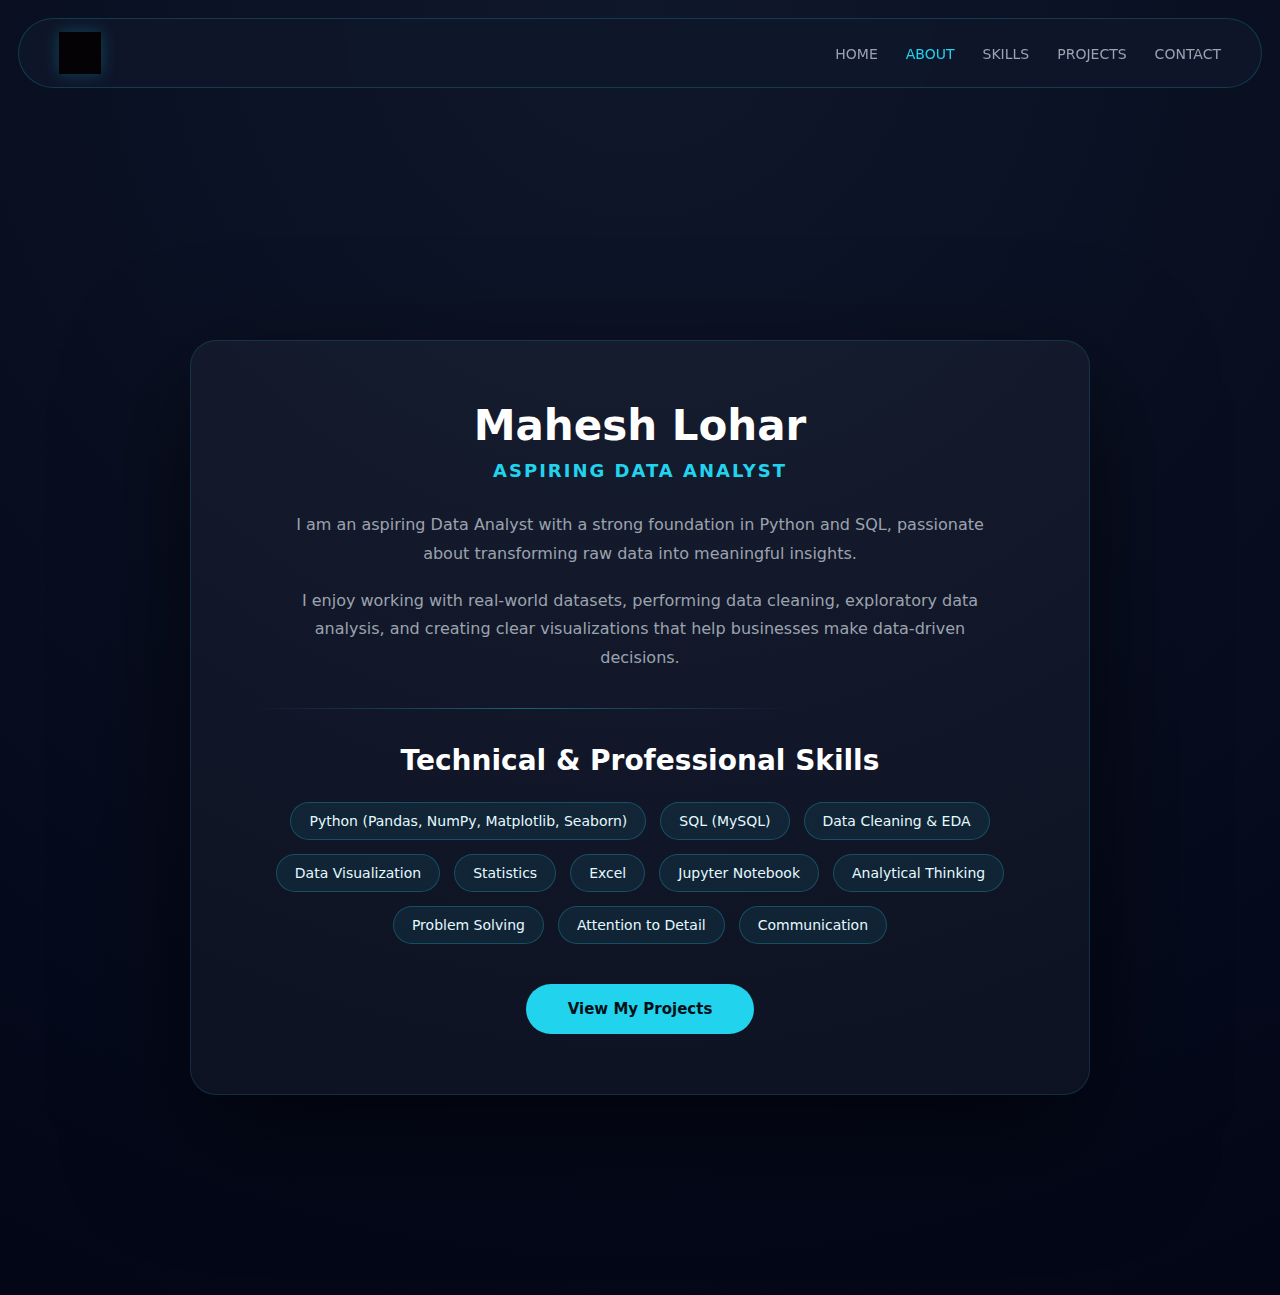
<file: about.html>
<!DOCTYPE html>
<html lang="en">
<head>
  <meta charset="UTF-8">
  <meta name="viewport" content="width=device-width, initial-scale=1.0">

  <title>About | Mahesh Lohar</title>
  <meta name="viewport" content="width=device-width, initial-scale=1.0">
  <link rel="stylesheet" href="style.css">
</head>
<body>

<!-- ================= NAVBAR ================= -->
<nav>
  <div class="logo">
    <img src="logo.png" alt="MRL Logo" class="logo-img">
  </div>
  <ul>
    <li><a href="index.html">HOME</a></li>
    <li><a class="active" href="about.html">ABOUT</a></li>
    <li><a href="skill.html">SKILLS</a></li>
    <li><a href="projects.html">PROJECTS</a></li>
    <li><a href="contact.html">CONTACT</a></li>
  </ul>
</nav>

<!-- ================= ABOUT SECTION ================= -->
<div class="container">

  <section class="about-section">

    <div class="about-card">
      <h1 class="about-name">Mahesh Lohar</h1>
      <h3 class="about-role">ASPIRING DATA ANALYST</h3>

      <p>
        I am an aspiring Data Analyst with a strong foundation in Python and SQL,
        passionate about transforming raw data into meaningful insights.
      </p>

      <p>
        I enjoy working with real-world datasets, performing data cleaning,
        exploratory data analysis, and creating clear visualizations that help
        businesses make data-driven decisions.
      </p>

      <hr>

      <h2>Technical & Professional Skills</h2>

      <div class="skills-grid">
        <span>Python (Pandas, NumPy, Matplotlib, Seaborn)</span>
        <span>SQL (MySQL)</span>
        <span>Data Cleaning & EDA</span>
        <span>Data Visualization</span>
        <span>Statistics</span>
        <span>Excel</span>
        <span>Jupyter Notebook</span>
        <span>Analytical Thinking</span>
        <span>Problem Solving</span>
        <span>Attention to Detail</span>
        <span>Communication</span>
      </div>

      <a href="projects.html" class="btn primary about-btn">
        View My Projects
      </a>
    </div>

  </section>

</div>

</body>
</html>
</file>
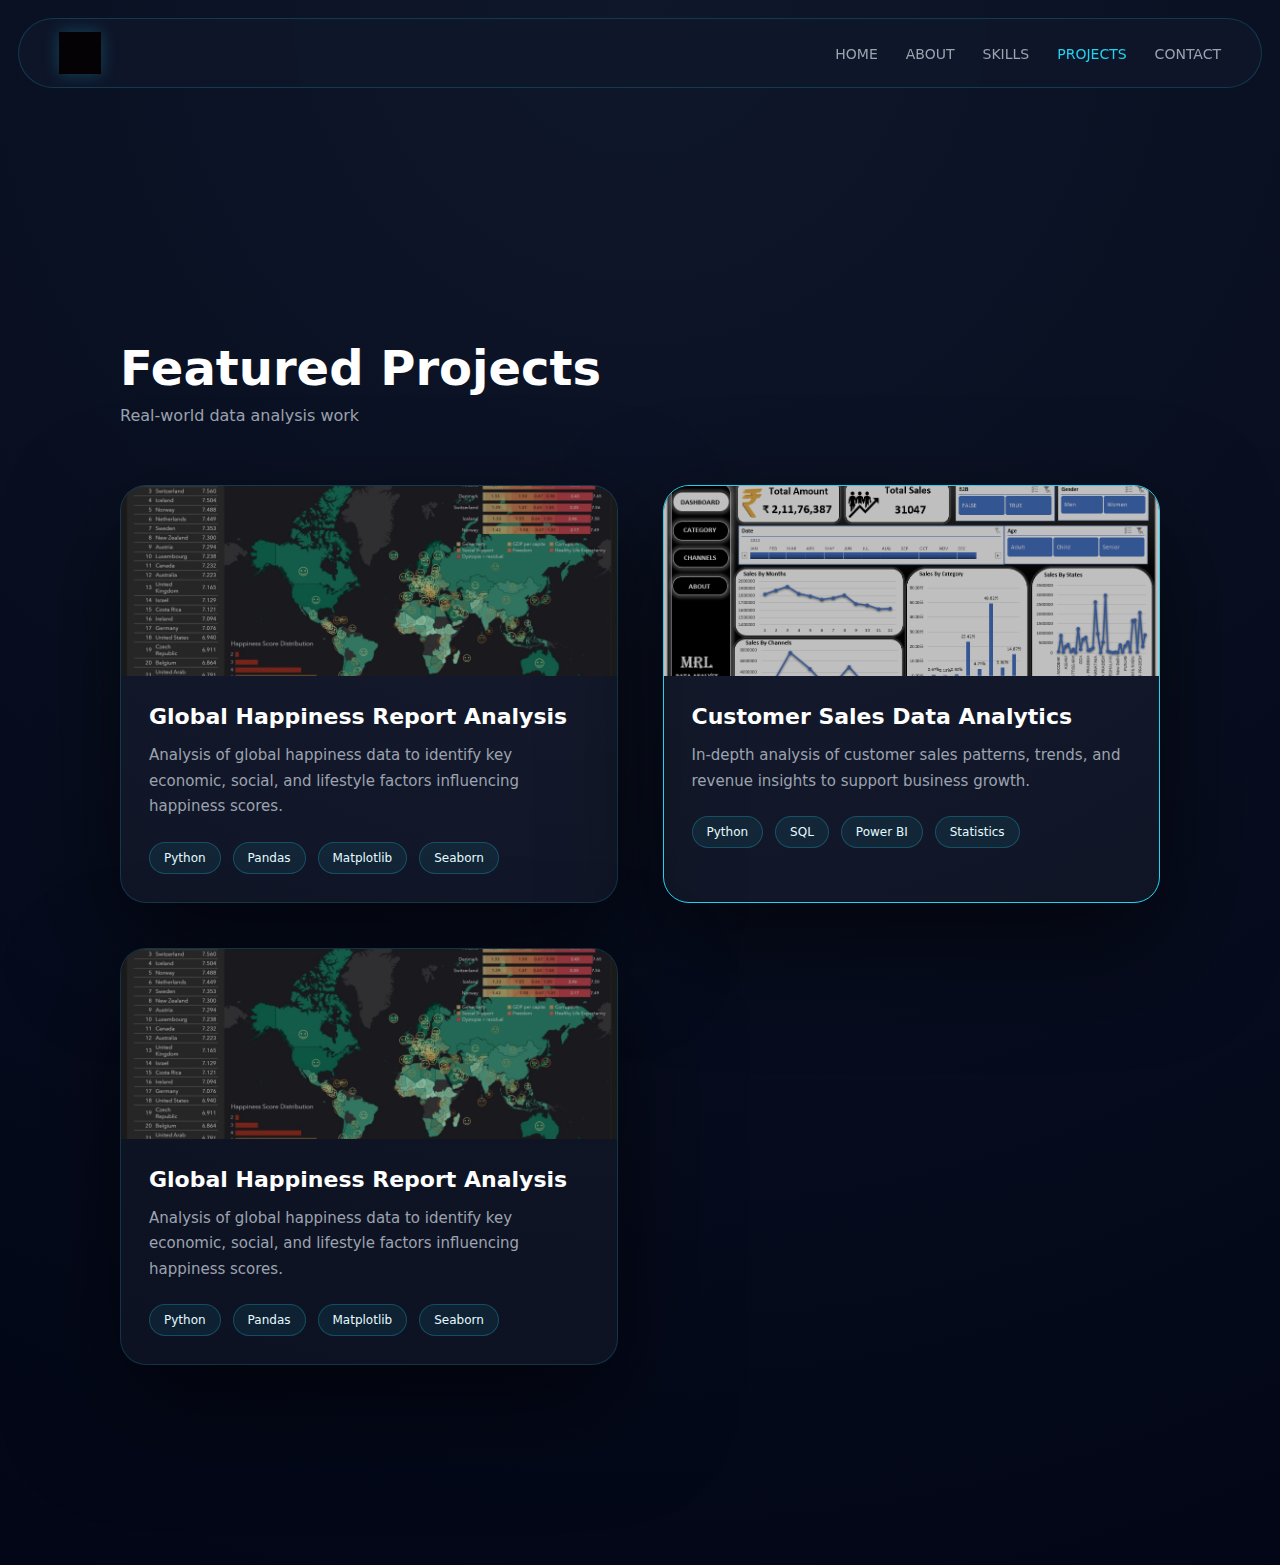
<file: projects.html>
<!DOCTYPE html>
<html lang="en">
<head>
  <meta charset="UTF-8">
  <meta name="viewport" content="width=device-width, initial-scale=1.0">

  <title>Projects | Mahesh Lohar</title>
  <meta name="viewport" content="width=device-width, initial-scale=1.0">
  <link rel="stylesheet" href="style.css">
</head>
<body>

<!-- ================= NAVBAR ================= -->
<nav>
  <div class="logo">
    <img src="logo.png" alt="MRL Logo" class="logo-img">
  </div>
  <ul>
    <li><a href="index.html">HOME</a></li>
    <li><a href="about.html">ABOUT</a></li>
    <li><a href="skill.html">SKILLS</a></li>
    <li><a class="active" href="projects.html">PROJECTS</a></li>
    <li><a href="contact.html">CONTACT</a></li>
  </ul>
</nav>

<!-- ================= PROJECTS ================= -->
<div class="container">

  <section class="projects-section">
  <h1 class="page-title">Featured Projects</h1>
  <p class="page-subtitle">Real-world data analysis work</p>

  <div class="projects-grid">

    <!-- PROJECT 1 -->
    <a href="https://github.com/maheshloharr"
       target="_blank"
       class="project-card">

      <!-- IMAGE -->
      <div class="project-header"
           style="background-image:url('project1.jpg')">
      </div>

      <!-- CONTENT -->
      <div class="project-body">
        <h3 class="project-title">
          Global Happiness Report Analysis
        </h3>

        <p>
          Analysis of global happiness data to identify key economic,
          social, and lifestyle factors influencing happiness scores.
        </p>

        <div class="tech-tags">
          <span>Python</span>
          <span>Pandas</span>
          <span>Matplotlib</span>
          <span>Seaborn</span>
        </div>
      </div>
    </a>

    <!-- PROJECT 2 -->
    <a href="https://github.com/maheshloharr"
       target="_blank"
       class="project-card highlight">

      <div class="project-header"
           style="background-image:url('Screenshot 2026-04-22 160247.png')">
      </div>

      <div class="project-body">
        <h3 class="project-title">
          Customer Sales Data Analytics
        </h3>

        <p>
          In-depth analysis of customer sales patterns, trends, and
          revenue insights to support business growth.
        </p>

        <div class="tech-tags">
          <span>Python</span>
          <span>SQL</span>
          <span>Power BI</span>
          <span>Statistics</span>
        </div>
      </div>
    </a>

    <!-- PROJECT 1 -->
    <a href="https://github.com/maheshloharr"
       target="_blank"
       class="project-card">

      <!-- IMAGE -->
      <div class="project-header"
           style="background-image:url('project1.jpg')">
      </div>

      <!-- CONTENT -->
      <div class="project-body">
        <h3 class="project-title">
          Global Happiness Report Analysis
        </h3>

        <p>
          Analysis of global happiness data to identify key economic,
          social, and lifestyle factors influencing happiness scores.
        </p>

        <div class="tech-tags">
          <span>Python</span>
          <span>Pandas</span>
          <span>Matplotlib</span>
          <span>Seaborn</span>
        </div>
      </div>
    </a>

  </div>
</section>


</div>

</body>
</html>
</file>
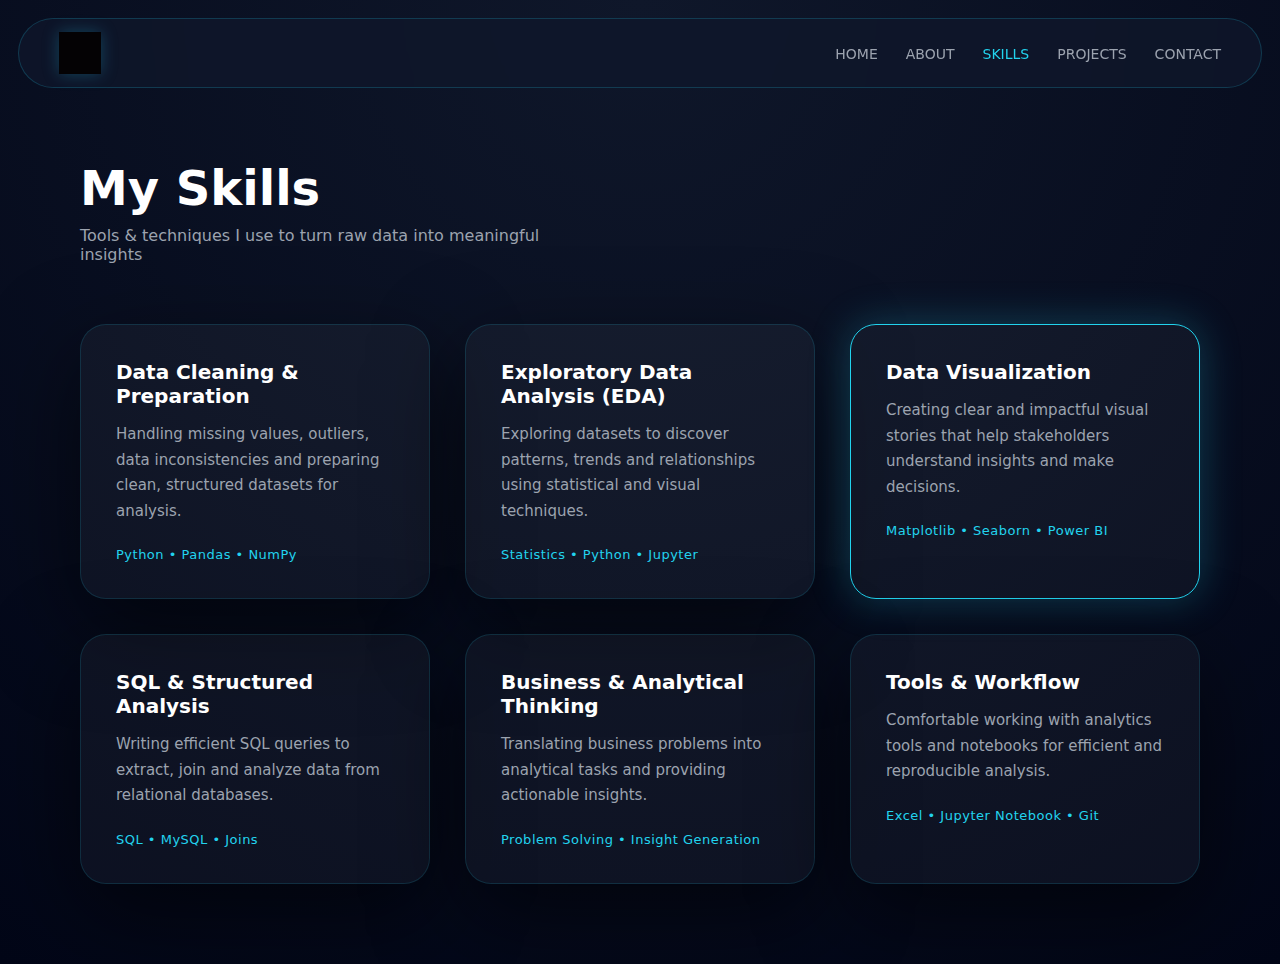
<file: skill.html>
<!DOCTYPE html>
<html lang="en">
<head>
  <meta charset="UTF-8">
  <meta name="viewport" content="width=device-width, initial-scale=1.0">

  <title>Skills | Mahesh Lohar</title>
  <meta name="viewport" content="width=device-width, initial-scale=1.0">
  <link rel="stylesheet" href="style.css">
</head>
<body>

<!-- ================= NAVBAR ================= -->
<nav>
  <div class="logo">
    <img src="logo.png" alt="MRL Logo" class="logo-img">
  </div>
  <ul>
    <li><a href="index.html">HOME</a></li>
    <li><a href="about.html">ABOUT</a></li>
    <li><a class="active" href="skill.html">SKILLS</a></li>
    <li><a href="projects.html">PROJECTS</a></li>
    <li><a href="contact.html">CONTACT</a></li>
  </ul>
</nav>

<!-- ================= SKILLS SECTION ================= -->
<div class="container">

  <section class="skills-section">

    <h1 class="page-title">My Skills</h1>
    <p class="page-subtitle">
      Tools & techniques I use to turn raw data into meaningful insights
    </p>

    <div class="skills-cards">

      <!-- CARD 1 -->
      <div class="skill-card">
        <h3>Data Cleaning & Preparation</h3>
        <p>
          Handling missing values, outliers, data inconsistencies and preparing
          clean, structured datasets for analysis.
        </p>
        <span>Python • Pandas • NumPy</span>
      </div>

      <!-- CARD 2 -->
      <div class="skill-card">
        <h3>Exploratory Data Analysis (EDA)</h3>
        <p>
          Exploring datasets to discover patterns, trends and relationships
          using statistical and visual techniques.
        </p>
        <span>Statistics • Python • Jupyter</span>
      </div>

      <!-- CARD 3 -->
      <div class="skill-card highlight">
        <h3>Data Visualization</h3>
        <p>
          Creating clear and impactful visual stories that help stakeholders
          understand insights and make decisions.
        </p>
        <span>Matplotlib • Seaborn • Power BI</span>
      </div>

      <!-- CARD 4 -->
      <div class="skill-card">
        <h3>SQL & Structured Analysis</h3>
        <p>
          Writing efficient SQL queries to extract, join and analyze data from
          relational databases.
        </p>
        <span>SQL • MySQL • Joins</span>
      </div>

      <!-- CARD 5 -->
      <div class="skill-card">
        <h3>Business & Analytical Thinking</h3>
        <p>
          Translating business problems into analytical tasks and providing
          actionable insights.
        </p>
        <span>Problem Solving • Insight Generation</span>
      </div>

      <!-- CARD 6 -->
      <div class="skill-card">
        <h3>Tools & Workflow</h3>
        <p>
          Comfortable working with analytics tools and notebooks for efficient
          and reproducible analysis.
        </p>
        <span>Excel • Jupyter Notebook • Git</span>
      </div>

    </div>

  </section>

</div>

</body>
</html>
</file>
<file: style.css>
:root{
  --bg:#050816;
  --card:#0f172a;
  --text:#ffffff;
  --muted:#9ca3af;
  --accent:#22d3ee;
  --radius:26px;
}

*{
  margin:0;
  padding:0;
  box-sizing:border-box;
}

body{
  font-family: Inter, system-ui, sans-serif;
  background: radial-gradient(circle at top, #0f172a, #020617);
  color: var(--text);
}

/* ===== NAVBAR ===== */
nav{
  position:fixed;
  top:18px;
  left:18px;
  right:18px;
  height:70px;
  background: rgba(15,23,42,.8);
  backdrop-filter: blur(16px);
  border-radius:50px;
  display:flex;
  align-items:center;
  justify-content:space-between;
  padding:0 40px;
  border:1px solid rgba(34,211,238,.2);
  z-index:100;
}

.logo{
  font-size:22px;
  font-weight:700;
}

nav ul{
  display:flex;
  list-style:none;
  gap:28px;
}

nav a{
  text-decoration:none;
  font-size:14px;
  font-weight:500;
  color:var(--muted);
}

nav a.active,
nav a:hover{
  color:var(--accent);
}

/* ===== LAYOUT ===== */
.container{
  max-width:1200px;
  margin:auto;
  padding:160px 40px 80px;
}

.hero{
  background: rgba(255,255,255,.03);
  border-radius:var(--radius);
  padding:70px;
  display:grid;
  grid-template-columns: 1.2fr .8fr;
  gap:70px;
  align-items:center;
  box-shadow:0 50px 120px rgba(0,0,0,.6);
}

/* LEFT CONTENT */
.hero small{
  color:var(--muted);
  letter-spacing:3px;
  font-size:13px;
}

.hero h1{
  font-size:54px;
  line-height:1.1;
  margin:18px 0;
}

.hero h2{
  color:var(--accent);
  font-size:34px;
  margin-bottom:18px;
}

.hero p{
  max-width:430px;
  font-size:16px;
  line-height:1.7;
  color:var(--muted);
}

.buttons{
  margin-top:32px;
  display:flex;
  gap:18px;
}

.btn{
  padding:14px 34px;
  border-radius:40px;
  font-weight:600;
  font-size:15px;
  text-decoration:none;
  display:inline-block;
}

.primary{
  background:var(--accent);
  color:#001018;
}

.outline{
  border:1px solid var(--accent);
  color:var(--accent);
}

/* SOCIAL */
.social{
  margin-top:30px;
  display:flex;
  gap:18px;
}

.social a{
  width:38px;
  height:38px;
  border-radius:50%;
  border:1px solid rgba(34,211,238,.3);
  display:flex;
  align-items:center;
  justify-content:center;
  color:var(--accent);
  font-size:16px;
}

/* RIGHT IMAGE CARD */
.image-card{
  background: rgba(255,255,255,.04);
  padding:18px;
  border-radius:22px;
}

.image-card img{
  width:100%;
  border-radius:16px;
  display:block;
}

/* ===== CONTACT PAGE ADD-ON ===== */

.contact-wrapper{
  display:flex;
  flex-direction:column;
  align-items:center;
  justify-content:center;
}

.contact-card{
  width:100%;
  max-width:720px;
  background:rgba(255,255,255,.035);
  backdrop-filter:blur(18px);
  border-radius:28px;
  padding:60px 45px;
  text-align:center;
  box-shadow:0 50px 120px rgba(0,0,0,.65);
  border:1px solid rgba(34,211,238,.15);
  animation: fadeUp .9s ease forwards;
}

@keyframes fadeUp{
  from{
    opacity:0;
    transform:translateY(20px);
  }
  to{
    opacity:1;
    transform:translateY(0);
  }
}

.contact-card h2{
  font-size:32px;
  margin-bottom:40px;
}

.contact-block{
  margin-bottom:28px;
}

.contact-block .label{
  display:block;
  font-size:13px;
  letter-spacing:2px;
  color:var(--muted);
}

.contact-block .value{
  display:block;
  font-size:18px;
  margin-top:6px;
  color:var(--text);
}

/* Copy email */
.copy-email{
  cursor:pointer;
}
.copy-email:hover{
  color:var(--accent);
}

/* Buttons */
.contact-actions{
  margin-top:42px;
  display:flex;
  justify-content:center;
  gap:20px;
  flex-wrap:wrap;
}

.btn i{
  margin-right:8px;
}

.btn:hover{
  transform:translateY(-2px);
  box-shadow:0 10px 30px rgba(34,211,238,.25);
}

/* WhatsApp button */
.btn.whatsapp{
  background:#16a34a;
  color:white;
}
.btn.whatsapp:hover{
  background:#22c55e;
}

/* Back link */
.back-home{
  margin-top:32px;
  font-size:14px;
  color:var(--muted);
}
.back-home:hover{
  color:var(--accent);
}

/* Mobile */
@media(max-width:768px){
  .contact-card{
    padding:45px 30px;
  }
  .contact-card h2{
    font-size:26px;
  }
}
/* ===== HERO RESPONSIVE ===== */

.hero-section{
  display:grid;
  grid-template-columns:1.2fr .8fr;
  gap:60px;
  align-items:center;
}

/* Desktop image card fix */
.hero-section .card{
  background: rgba(255,255,255,.04);
  padding:18px;
  border-radius:22px;
}

/* ================= MOBILE VIEW ================= */
@media (max-width: 768px){

  /* Stack vertically */
  .hero-section{
    grid-template-columns:1fr;
    gap:40px;
  }

  /* Text on top */
  .hero-section > div:first-child{
    order:1;
  }

  /* Image at bottom */
  .hero-section > div:last-child{
    order:2;
  }

  /* Center text nicely */
  .hero-section h1{
    font-size:38px;
    line-height:1.2;
  }

  .hero-section h2{
    font-size:24px;
  }

  .hero-section p{
    font-size:15px;
    max-width:100%;
  }

  /* Buttons center */
  .hero-section div[style*="margin-top"]{
    display:flex;
    flex-direction:column;
    gap:14px;
  }

  .hero-section .btn{
    width:100%;
    text-align:center;
  }

  /* Image sizing for mobile */
  .hero-section img{
    max-width:260px;
    margin:auto;
    display:block;
  }
}

/* ================= SMALL MOBILE ================= */
@media (max-width: 480px){

  .hero-section h1{
    font-size:32px;
  }

  .container{
    padding:140px 20px 60px;
  }
}


/* ===== ABOUT PAGE ===== */

.about-section{
  max-width:1000px;
  margin:180px auto 120px;
  padding:0 40px;
}

.about-card{
  background:rgba(255,255,255,.035);
  border-radius:28px;
  padding:70px;
  box-shadow:0 40px 120px rgba(0,0,0,.6);
  border:1px solid rgba(34,211,238,.15);
  text-align:center;
}

.about-card h1{
  font-size:42px;
  margin-bottom:10px;
}

.about-card h3{
  color:var(--accent);
  font-size:18px;
  letter-spacing:2px;
  margin-bottom:30px;
}

.about-card p{
  max-width:720px;
  margin:0 auto 18px;
  color:var(--muted);
  line-height:1.7;
}

.about-card hr{
  margin:40px auto;
  border:none;
  height:1px;
  width:70%;
  background:rgba(255,255,255,.1);
}

.about-card h2{
  font-size:28px;
  margin-bottom:30px;
}

/* SKILLS */
.skills-grid{
  display:flex;
  flex-wrap:wrap;
  justify-content:center;
  gap:14px;
  margin-bottom:40px;
}

.skills-grid span{
  padding:10px 18px;
  border-radius:30px;
  background:rgba(34,211,238,.08);
  border:1px solid rgba(34,211,238,.25);
  font-size:14px;
  color:var(--text);
}

/* Button */
.about-btn{
  display:inline-block;
  padding:14px 38px;
}

/* MOBILE */
@media(max-width:768px){
  .about-card{
    padding:45px 30px;
  }
  .about-card h1{
    font-size:32px;
  }
  .about-card h2{
    font-size:22px;
  }
}


/* ===== PROJECTS ===== */

.projects-section{
  max-width:1200px;
  margin:180px auto 120px;
  padding:0 40px;
}

.page-title{
  font-size:48px;
  margin-bottom:10px;
}

.page-subtitle{
  color:var(--muted);
  margin-bottom:60px;
}

.projects-grid{
  display:grid;
  grid-template-columns:1fr 1fr;
  gap:40px;
}

/* CARD */
.project-card{
  background:rgba(255,255,255,.035);
  border-radius:26px;
  overflow:hidden;
  text-decoration:none;
  color:inherit;
  box-shadow:0 40px 120px rgba(0,0,0,.6);
  transition:.4s ease;
  border:1px solid rgba(34,211,238,.15);
}

.project-card:hover{
  transform:translateY(-8px);
  box-shadow:0 60px 140px rgba(0,0,0,.8);
}

/* IMAGE */
.project-image{
  position:relative;
  overflow:hidden;
}

.project-image img{
  width:100%;
  display:block;
  transition:.5s ease;
}

.project-card:hover img{
  transform:scale(1.08);
}

/* OVERLAY */
.project-overlay{
  position:absolute;
  inset:0;
  background:linear-gradient(
    to bottom,
    rgba(2,6,23,.1),
    rgba(2,6,23,.9)
  );
  display:flex;
  flex-direction:column;
  align-items:center;
  justify-content:center;
  opacity:0;
  transition:.4s ease;
}

.project-card:hover .project-overlay{
  opacity:1;
}

.project-overlay h3{
  font-size:22px;
  text-align:center;
  margin-bottom:8px;
}

.project-overlay span{
  color:var(--accent);
  font-size:14px;
}

/* CONTENT */
.project-content{
  padding:26px;
}

.project-content p{
  color:var(--muted);
  line-height:1.6;
  margin-bottom:20px;
}

/* TAGS */
.tech-tags{
  display:flex;
  flex-wrap:wrap;
  gap:10px;
}

.tech-tags span{
  font-size:12px;
  padding:6px 14px;
  border-radius:20px;
  background:rgba(34,211,238,.08);
  border:1px solid rgba(34,211,238,.25);
  color:var(--text);
}

/* HIGHLIGHT CARD */
.project-card.highlight{
  border:1px solid rgba(34,211,238,.45);
}

/* MOBILE */
@media(max-width:768px){
  .projects-grid{
    grid-template-columns:1fr;
  }
  .page-title{
    font-size:34px;
  }
}

/* ================= ABOUT PAGE ================= */

.about-section{
  display:flex;
  justify-content:center;
  align-items:center;
  min-height:70vh;
}

.about-card{
  max-width:900px;
  background:rgba(255,255,255,0.04);
  border-radius:var(--radius);
  padding:60px;
  box-shadow:0 40px 120px rgba(0,0,0,0.6);
  animation:fadeUp 0.8s ease forwards;
  border:1px solid rgba(34,211,238,0.15);
}

.about-name{
  font-size:44px;
  font-weight:700;
  margin-bottom:10px;
}

.about-role{
  color:var(--accent);
  letter-spacing:2px;
  margin-bottom:25px;
}

.about-card p{
  color:var(--muted);
  line-height:1.8;
  margin-bottom:18px;
}

.about-card hr{
  margin:35px 0;
  border:none;
  height:1px;
  background:linear-gradient(
    to right,
    transparent,
    rgba(34,211,238,0.4),
    transparent
  );
}

.about-card h2{
  margin-bottom:25px;
}

/* ===== SKILLS TAGS ===== */
.skills-grid{
  display:flex;
  flex-wrap:wrap;
  gap:14px;
  margin-bottom:40px;
}

.skills-grid span{
  padding:10px 18px;
  border-radius:30px;
  font-size:14px;
  background:rgba(34,211,238,0.08);
  border:1px solid rgba(34,211,238,0.25);
  color:#e5faff;
  transition:all .3s ease;
}

.skills-grid span:hover{
  background:var(--accent);
  color:#001018;
  transform:translateY(-3px);
}

/* ===== BUTTON ===== */
.about-btn{
  padding:16px 42px;
  font-size:15px;
}

/* ===== ANIMATION ===== */
@keyframes fadeUp{
  from{
    opacity:0;
    transform:translateY(30px);
  }
  to{
    opacity:1;
    transform:translateY(0);
  }
}

/* ===== MOBILE ===== */
@media(max-width:768px){

  .about-card{
    padding:40px 28px;
  }

  .about-name{
    font-size:32px;
  }

  .skills-grid{
    gap:10px;
  }

}

/* ================= SKILLS PAGE ================= */

.skills-section{
  animation: fadeUp 0.8s ease forwards;
}

.page-title{
  font-size:48px;
  margin-bottom:10px;
}

.page-subtitle{
  color:var(--muted);
  max-width:520px;
  margin-bottom:60px;
}

/* GRID */
.skills-cards{
  display:grid;
  grid-template-columns:repeat(auto-fit,minmax(280px,1fr));
  gap:35px;
}

/* CARD */
.skill-card{
  background:rgba(255,255,255,0.04);
  border-radius:var(--radius);
  padding:35px;
  border:1px solid rgba(34,211,238,0.15);
  box-shadow:0 30px 90px rgba(0,0,0,0.55);
  transition:all .35s ease;
  position:relative;
  overflow:hidden;
}

/* Glow line */
.skill-card::before{
  content:"";
  position:absolute;
  inset:0;
  background:linear-gradient(
    120deg,
    transparent,
    rgba(34,211,238,0.15),
    transparent
  );
  opacity:0;
  transition:.4s;
}

.skill-card:hover::before{
  opacity:1;
}

/* Hover effect */
.skill-card:hover{
  transform:translateY(-10px);
  border-color:var(--accent);
}

/* Highlight card */
.skill-card.highlight{
  border-color:var(--accent);
  box-shadow:0 0 40px rgba(34,211,238,0.25);
}

.skill-card h3{
  font-size:20px;
  margin-bottom:14px;
}

.skill-card p{
  color:var(--muted);
  font-size:15px;
  line-height:1.7;
  margin-bottom:20px;
}

.skill-card span{
  font-size:13px;
  color:var(--accent);
  letter-spacing:.5px;
}

/* MOBILE */
@media(max-width:768px){
  .page-title{
    font-size:34px;
  }

  .page-subtitle{
    margin-bottom:40px;
  }
}

/* ================= PROJECTS PAGE ================= */

.projects-section{
  animation:fadeUp .8s ease forwards;
}

.projects-grid{
  display:grid;
  grid-template-columns:repeat(auto-fit,minmax(380px,1fr));
  gap:45px;
}

/* CARD */
.project-card{
  background:rgba(255,255,255,0.04);
  border-radius:var(--radius);
  border:1px solid rgba(34,211,238,.18);
  box-shadow:0 40px 110px rgba(0,0,0,.6);
  overflow:hidden;
  transition:.4s ease;
  display:block;
}

.project-card:hover{
  transform:translateY(-12px);
  border-color:var(--accent);
  box-shadow:0 0 45px rgba(34,211,238,.35);
}

/* IMAGE */
.project-header{
  height:190px;
  background-size:cover;
  background-position:center;
  filter:brightness(.75);
  transition:.4s ease;
}

.project-card:hover .project-header{
  filter:brightness(1);
}

/* BODY */
.project-body{
  padding:28px;
}

/* PROJECT TITLE — ALWAYS VISIBLE */
.project-title{
  font-size:22px;
  font-weight:600;
  color:#ffffff;
  margin-bottom:14px;
  transition:.3s;
}

.project-card:hover .project-title{
  color:var(--accent);
}

/* DESCRIPTION */
.project-body p{
  color:var(--muted);
  font-size:15px;
  line-height:1.7;
  margin-bottom:22px;
}

/* TAGS */
.tech-tags{
  display:flex;
  flex-wrap:wrap;
  gap:12px;
}

.tech-tags span{
  padding:8px 14px;
  border-radius:30px;
  font-size:12px;
  background:rgba(34,211,238,.08);
  border:1px solid rgba(34,211,238,.25);
  color:#e5faff;
  transition:.3s;
}

.tech-tags span:hover{
  background:var(--accent);
  color:#001018;
}

/* FEATURED */
.project-card.highlight{
  border-color:var(--accent);
}

/* MOBILE */
@media(max-width:768px){
  .project-header{
    height:160px;
  }
}

/* ===== LOGO STYLING ===== */
.logo img{
  height:42px;
  width:auto;
  display:block;
  transition:all .4s ease;
  filter:drop-shadow(0 0 8px rgba(34,211,238,.25));
}

/* Hover animation */
.logo img:hover{
  transform:scale(1.08) rotate(-1deg);
  filter:drop-shadow(0 0 16px rgba(34,211,238,.55));
}

/* Subtle floating animation */
@keyframes floatLogo{
  0%{transform:translateY(0)}
  50%{transform:translateY(-4px)}
  100%{transform:translateY(0)}
}

.logo img{
  animation:floatLogo 4s ease-in-out infinite;
}

/* Mobile size fix */
@media(max-width:768px){
  .logo img{
    height:34px;
  }
}

/* ================= MOBILE SCROLLABLE HEADER ================= */
@media (max-width: 768px){

  nav{
    padding:12px 18px;
    height:auto;
  }

  nav ul{
    display:flex;
    gap:18px;
    overflow-x:auto;
    white-space:nowrap;
    -webkit-overflow-scrolling:touch;
    scrollbar-width:none; /* Firefox */
  }

  nav ul::-webkit-scrollbar{
    display:none; /* Chrome, Safari */
  }

  nav li{
    flex:0 0 auto;
  }

  nav a{
    font-size:13px;
    padding:6px 4px;
  }
}

/* ================= HERO MOBILE FINAL FIX ================= */
@media (max-width: 768px){

  .hero{
    display:flex;
    flex-direction:column;
    gap:36px;
    padding:40px 28px;
  }

  .hero > div:first-child{
    order:1;
  }

  .hero > div:last-child{
    order:2;
  }

  .hero h1{
    font-size:34px;
    line-height:1.25;
  }

  .hero h2{
    font-size:22px;
  }

  .hero p{
    font-size:15px;
    max-width:100%;
  }

  .buttons{
    flex-direction:column;
    gap:14px;
  }

  .btn{
    width:100%;
    text-align:center;
  }

  .image-card img{
    max-width:260px;
    margin:auto;
    display:block;
  }
}
@media (max-width: 768px){

  .projects-grid,
  .skills-cards{
    grid-template-columns:1fr;
    gap:28px;
  }
}

/* ================= INDEX (HOME) MOBILE FIX ================= */
@media (max-width: 768px){

  /* HERO CONTAINER */
  .container{
    padding-top:120px;
  }

  .hero,
  .hero-section{
    display:flex !important;
    flex-direction:column;
    gap:36px;
  }

  /* TEXT BLOCK */
  .hero h1{
    font-size:34px;
    line-height:1.25;
  }

  .hero h2{
    font-size:22px;
    margin-top:6px;
  }

  .hero p{
    font-size:15px;
    line-height:1.7;
  }

  /* BUTTON STACK */
  .buttons{
    display:flex;
    flex-direction:column;
    gap:14px;
    margin-top:28px;
  }

  .buttons .btn{
    width:100%;
    text-align:center;
  }

  /* IMAGE CENTER */
  .image-card,
  .card{
    display:flex;
    justify-content:center;
  }

  .image-card img,
  .card img{
    max-width:260px;
    width:100%;
  }
}


/* ================= CONTACT PAGE MOBILE FIX ================= */
@media (max-width: 768px){

  .contact-section,
  .contact-wrapper,
  .contact-card{
    width:100%;
  }

  .contact-card{
    padding:32px 24px;
  }

  .contact-card h1,
  .contact-card h2{
    font-size:28px;
  }

  .contact-card p{
    font-size:15px;
    line-height:1.7;
  }

  /* FORM */
  .contact-card form{
    display:flex;
    flex-direction:column;
    gap:16px;
  }

  .contact-card input,
  .contact-card textarea,
  .contact-card button{
    width:100%;
    font-size:15px;
  }

  textarea{
    min-height:120px;
  }
}
</file>
